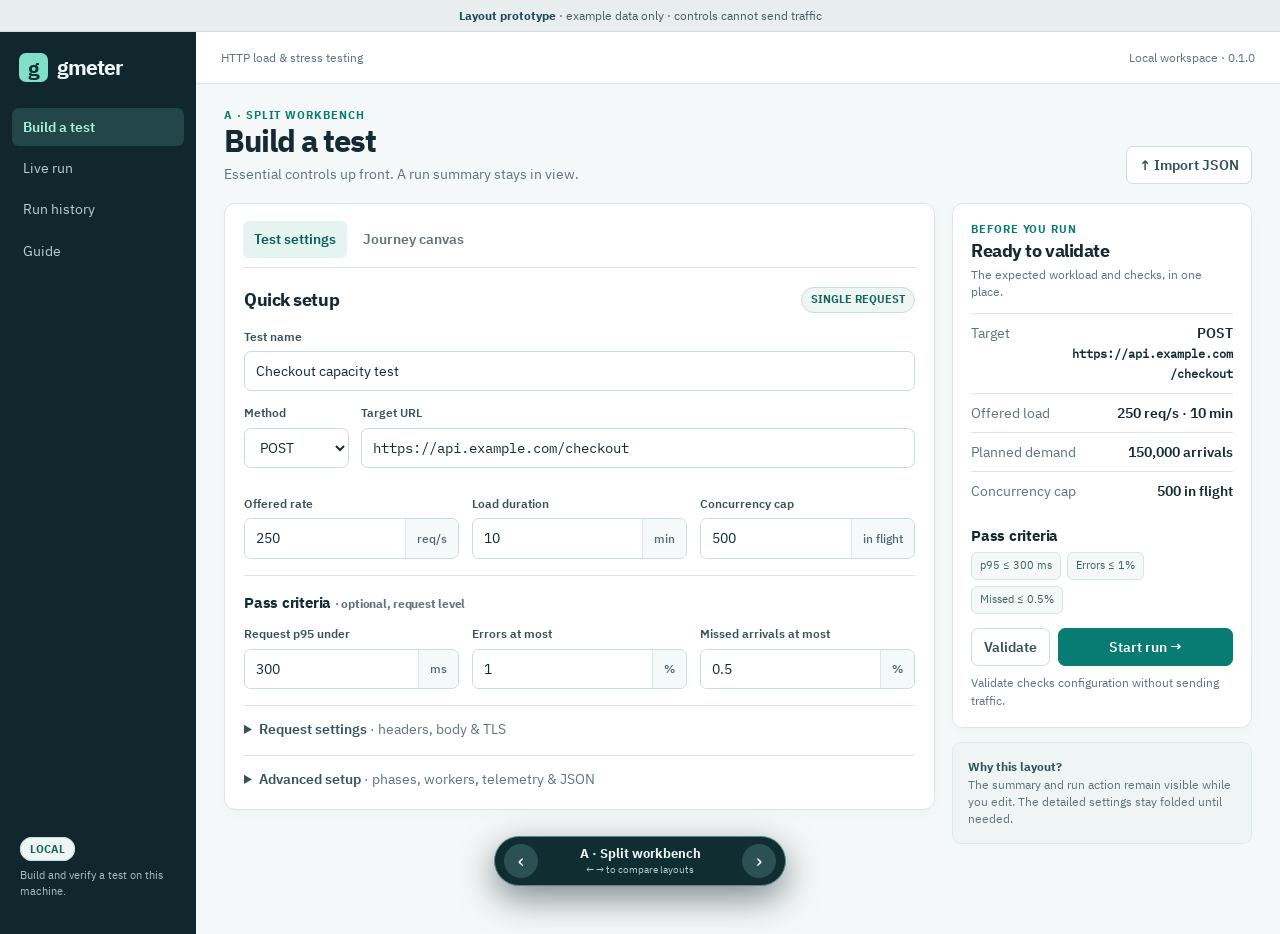
<file: docs/layout-prototype.html>
<!doctype html>
<html lang="en">
<head>
  <meta charset="utf-8">
  <meta name="viewport" content="width=device-width, initial-scale=1">
  <title>gmeter · Builder layout prototype</title>
  <!-- Three throwaway variants of the existing Build a test page, selected with ?variant=A|B|C. -->
  <style>
    @font-face{font-family:Plex Sans;src:url(../internal/dashboard/assets/IBMPlexSans-Regular.woff2) format("woff2");font-weight:400;font-display:swap}
    @font-face{font-family:Plex Sans;src:url(../internal/dashboard/assets/IBMPlexSans-Medium.woff2) format("woff2");font-weight:500;font-display:swap}
    @font-face{font-family:Plex Sans;src:url(../internal/dashboard/assets/IBMPlexSans-SemiBold.woff2) format("woff2");font-weight:600;font-display:swap}
    @font-face{font-family:Plex Sans;src:url(../internal/dashboard/assets/IBMPlexSans-Bold.woff2) format("woff2");font-weight:700;font-display:swap}
    @font-face{font-family:Plex Mono;src:url(../internal/dashboard/assets/IBMPlexMono-Regular.woff2) format("woff2");font-weight:400;font-display:swap}
    :root{color-scheme:light;--ink:#152b33;--muted:#60737b;--soft:#83949a;--line:#dce5e7;--paper:#f5f8f8;--panel:#fff;--teal:#087c72;--teal-dark:#075d57;--mint:#e5f4f0;--nav:#10282d;--amber:#875916}
    *{box-sizing:border-box}
    html{scroll-behavior:smooth}
    body{margin:0;background:var(--paper);color:var(--ink);font:14px/1.45 "Plex Sans",-apple-system,BlinkMacSystemFont,"Segoe UI",sans-serif}
    button,input,select,textarea{font:inherit}
    button{cursor:pointer}
    button:focus-visible,input:focus-visible,select:focus-visible,textarea:focus-visible,summary:focus-visible{outline:3px solid #7dd8cb;outline-offset:2px}
    h1,h2,h3,p{margin-top:0}
    h1{font-size:clamp(26px,2.4vw,33px);letter-spacing:-.035em;line-height:1.13;margin-bottom:5px}
    h2{font-size:18px;letter-spacing:-.025em;line-height:1.2;margin-bottom:6px}
    h3{font-size:15px;letter-spacing:-.015em;margin-bottom:5px}
    p{color:var(--muted)}
    .mono,code{font-family:"Plex Mono",ui-monospace,SFMono-Regular,monospace;font-variant-ligatures:none}
    .eyebrow{color:var(--teal);font-size:11px;font-weight:700;letter-spacing:.085em;text-transform:uppercase}
    .pill{border:1px solid #c9dedb;background:#edf6f3;color:#17645c;border-radius:99px;padding:4px 9px;font-size:11px;font-weight:700;white-space:nowrap}
    .muted{color:var(--muted)}
    .small{font-size:12px}
    .prototype-note{background:#e8eeef;border-bottom:1px solid #cfdbde;color:#465d65;padding:7px 24px;font-size:12px;text-align:center}
    .prototype-note strong{color:#1d4d52}
    .brand{display:flex;align-items:center;gap:9px;font-size:21px;font-weight:700;letter-spacing:-.045em;white-space:nowrap}
    .brand-mark{display:grid;place-items:center;background:#81dec9;color:#10312f;width:29px;height:29px;border-radius:7px;font-size:21px}
    .nav-list{display:flex;gap:3px}
    .nav-list button{border:0;background:transparent;color:inherit;border-radius:7px;padding:9px 11px;text-align:left;white-space:nowrap}
    .nav-list button.current{background:#dff2ec;color:#075e56;font-weight:600}
    .nav-list.dark button{color:#b9d1d3}
    .nav-list.dark button.current{background:#23464a;color:#a9f1dc}
    .nav-list button:not(.current):hover{background:#e7eff0;color:var(--ink)}
    .nav-list.dark button:not(.current):hover{background:#1d3b40;color:#fff}
    .button{display:inline-flex;justify-content:center;align-items:center;gap:7px;min-height:37px;border-radius:7px;border:1px solid #cedddf;background:#fff;color:#315159;padding:8px 12px;font-weight:600;white-space:nowrap}
    .button:hover{border-color:#82bfb8}
    .button.primary{background:var(--teal);border-color:var(--teal);color:#fff}
    .button.primary:hover{background:var(--teal-dark)}
    .button.flat{background:transparent;border-color:transparent;color:var(--teal)}
    .button.ghost{border-color:#3a5d60;background:#234247;color:#e8f5f2}
    .icon-button{border:0;background:transparent;color:var(--muted);font-size:17px;padding:7px}
    .panel{background:var(--panel);border:1px solid var(--line);border-radius:11px;box-shadow:0 4px 14px #17363b06;min-width:0}
    .panel-pad{padding:19px}
    .panel-head{display:flex;justify-content:space-between;align-items:center;gap:12px;margin-bottom:15px}
    .panel-head h2,.panel-head h3{margin:0}
    .field{display:block;min-width:0;color:#37525a;font-size:12px;font-weight:600}
    .field input,.field select,.field textarea{display:block;width:100%;min-width:0;margin-top:6px;border:1px solid #cbdadd;border-radius:7px;background:#fff;color:var(--ink);padding:9px 11px;font-size:14px;font-weight:400;min-height:39px}
    .field input:focus,.field select:focus,.field textarea:focus{border-color:#268c80}
    .field small{display:block;margin-top:5px;color:var(--muted);font-size:11px;font-weight:400}
    .field .control{display:flex;align-items:stretch;margin-top:6px;border:1px solid #cbdadd;border-radius:7px;overflow:hidden;background:#fff}
    .field .control input,.field .control select{border:0;margin:0;border-radius:0;min-height:37px}
    .field .control .unit{display:flex;align-items:center;padding:0 11px;border-left:1px solid var(--line);background:#f6f9f9;color:#4c6870;white-space:nowrap;font-size:12px;font-weight:500}
    .field-row{display:grid;grid-template-columns:repeat(2,minmax(0,1fr));gap:13px}
    .field-row.three{grid-template-columns:repeat(3,minmax(0,1fr))}
    .field-row.four{grid-template-columns:repeat(4,minmax(0,1fr))}
    .field-stack{display:grid;gap:13px}
    .subsection{border-top:1px solid var(--line);padding-top:16px;margin-top:16px}
    .subsection h3{margin-bottom:12px}
    .helper{font-size:12px;color:var(--muted);margin:8px 0 0}
    .validation{display:flex;gap:8px;align-items:flex-start;border:1px solid #cce5dc;background:#eff8f4;border-radius:7px;padding:9px 11px;font-size:12px;color:#286354}
    .validation.warn{background:#fff8e9;border-color:#e8d4a9;color:#805418}
    .criteria{display:flex;flex-wrap:wrap;gap:6px}
    .criteria span{border:1px solid #d6e6e3;border-radius:6px;background:#f4f9f7;padding:5px 8px;font-size:11px;color:#3a625e}
    .summary-list{display:grid;gap:0;margin:10px 0 0}
    .summary-list div{display:flex;justify-content:space-between;gap:12px;border-top:1px solid var(--line);padding:9px 0}
    .summary-list dt{color:var(--muted)}
    .summary-list dd{margin:0;font-weight:600;text-align:right;overflow-wrap:anywhere}
    .summary-list .mono{font-size:12px}
    .summary-list .target{max-width:62%}
    .action-row{display:flex;flex-wrap:wrap;gap:8px}
    .action-row .primary{flex:1}
    details.extra{border-top:1px solid var(--line);padding:13px 0 0;margin-top:16px}
    details.extra summary{font-weight:600;color:#37545c;cursor:pointer}
    details.extra summary span{font-weight:400;color:var(--muted)}
    details.extra .extra-body{padding:13px 0 0}
    .switcher{position:fixed;z-index:100;bottom:14px;left:50%;transform:translateX(-50%);display:flex;align-items:center;gap:7px;background:#102d32;color:#e9f6f4;border:1px solid #5b8789;border-radius:999px;padding:7px 9px;box-shadow:0 12px 35px #061c2580;max-width:calc(100vw - 20px)}
    .switcher button{border:0;border-radius:50%;width:34px;height:34px;background:#2b5155;color:#fff;font-size:20px;line-height:1}
    .switcher button:hover{background:#397e78}
    .switcher .label{min-width:190px;text-align:center;line-height:1.1;font-size:12px}
    .switcher .label strong{display:block;font-size:13px}
    .switcher .label small{color:#b0d1ce}
    #toast{position:fixed;z-index:110;top:18px;right:18px;max-width:min(380px,calc(100vw - 36px));padding:12px 15px;background:#17383c;color:#fff;box-shadow:0 8px 24px #06202555;border-radius:8px;font-size:13px}
    [hidden]{display:none!important}

    /* A: persistent operator summary beside a compact editor. */
    .a-shell{display:grid;grid-template-columns:196px minmax(0,1fr);min-height:100vh}
    .a-sidebar{background:var(--nav);color:#eff6f5;padding:20px 12px;display:flex;flex-direction:column;gap:25px}
    .a-sidebar .brand{padding-left:7px}
    .a-sidebar .nav-list{flex-direction:column}
    .a-sidebar .foot{margin-top:auto;padding:14px 8px;color:#a6c0c2;font-size:11px}
    .a-main{min-width:0}
    .a-top{display:flex;justify-content:space-between;align-items:center;min-height:52px;padding:0 25px;border-bottom:1px solid var(--line);background:#fff;color:var(--muted);font-size:12px}
    .a-content{max-width:1510px;margin:auto;padding:24px 28px 90px}
    .a-heading{display:flex;align-items:end;justify-content:space-between;gap:15px;margin-bottom:19px}
    .a-heading p{margin:0}
    .a-grid{display:grid;grid-template-columns:minmax(0,1fr) 300px;gap:17px;align-items:start}
    .a-editor{padding:19px}
    .a-editor .section-tabs{display:flex;gap:5px;border-bottom:1px solid var(--line);margin:-2px -1px 19px;padding-bottom:9px}
    .section-tabs button{border:0;background:transparent;color:var(--muted);padding:8px 11px;border-radius:6px;font-weight:600}
    .section-tabs button[aria-pressed=true]{background:var(--mint);color:var(--teal-dark)}
    .a-request{display:grid;grid-template-columns:105px minmax(0,1fr);gap:12px;margin-bottom:14px}
    .a-aside{position:sticky;top:16px;display:grid;gap:14px}
    .a-aside .run-summary{padding:18px}
    .a-aside .run-summary h2{margin:2px 0 4px}
    .a-aside .action-row{margin-top:14px}
    .a-tip{padding:15px;background:#eff5f5;border:1px solid #dce9e9;border-radius:9px;font-size:12px;color:var(--muted)}

    /* B: one compact launch area, with secondary setup below it. */
    .b-shell{min-height:100vh}
    .b-top{background:#fff;border-bottom:1px solid var(--line)}
    .b-top-inner{max-width:1440px;margin:auto;min-height:60px;padding:0 26px;display:flex;align-items:center;gap:25px}
    .b-top .nav-list{margin-left:22px}
    .b-top .pill{margin-left:auto}
    .b-main{max-width:1320px;margin:auto;padding:29px 26px 105px}
    .b-heading{display:flex;align-items:end;justify-content:space-between;gap:18px;margin-bottom:17px}
    .b-heading p{margin:0}
    .b-launch{padding:23px 24px 20px;border:1px solid #9fc9c2;background:#fff;box-shadow:0 8px 24px #0d696010;border-radius:12px}
    .b-launch-grid{display:grid;grid-template-columns:minmax(0,2fr) minmax(145px,.55fr) minmax(145px,.55fr);gap:13px;align-items:end}
    .b-launch .request-mini{display:grid;grid-template-columns:96px minmax(0,1fr);gap:9px}
    .b-launch-bottom{display:flex;align-items:center;justify-content:space-between;gap:14px;margin-top:18px;padding-top:15px;border-top:1px solid var(--line)}
    .b-launch-bottom .run-inline{display:flex;align-items:center;gap:18px;flex-wrap:wrap;color:var(--muted);font-size:12px}
    .b-launch-bottom .run-inline strong{color:var(--ink);font-size:14px}
    .b-columns{display:grid;grid-template-columns:repeat(3,minmax(0,1fr));gap:14px;margin-top:17px}
    .b-columns .panel{padding:18px}
    .b-columns h2{font-size:16px}
    .b-columns .field-stack{margin-top:14px}
    .b-bottom{display:flex;justify-content:space-between;align-items:center;gap:20px;margin-top:18px;padding:15px 3px;border-top:1px solid var(--line)}

    /* C: a guided stage at a time with the next action in view. */
    .c-shell{min-height:100vh;background:#f3f7f7}
    .c-top{display:flex;align-items:center;gap:25px;padding:13px max(24px,calc((100vw - 1320px)/2));background:var(--nav);color:#e8f3f2}
    .c-top .nav-list{margin-left:auto}
    .c-main{max-width:1260px;margin:auto;padding:29px 24px 106px}
    .c-heading{display:flex;justify-content:space-between;align-items:end;gap:16px;margin-bottom:20px}
    .c-heading p{margin:0}
    .c-overview{display:flex;justify-content:space-between;align-items:center;gap:16px;background:#e9f3f1;border:1px solid #c9dfda;border-radius:10px;padding:13px 18px;margin-bottom:15px}
    .c-overview .facts{display:flex;align-items:center;flex-wrap:wrap;gap:8px 18px;font-size:12px}
    .c-overview .facts strong{color:var(--ink)}
    .c-overview .facts span{color:var(--muted)}
    .c-flow{display:grid;grid-template-columns:190px minmax(0,1fr);gap:15px;align-items:start}
    .c-steps{display:grid;gap:7px}
    .c-steps button{border:1px solid var(--line);background:#fff;border-radius:8px;text-align:left;padding:12px;color:#38545b;display:flex;gap:10px;align-items:center}
    .c-steps button.active{border-color:#78bdb3;background:#e7f5ef;color:#075f56;font-weight:700}
    .step-index{display:grid;place-items:center;flex:none;width:23px;height:23px;border-radius:50%;background:#e4eded;color:#526a70;font-size:11px;font-weight:700}
    .c-steps button.active .step-index{background:#0b8073;color:#fff}
    .c-stage{padding:24px;min-height:420px}
    .c-stage .stage-heading{display:flex;justify-content:space-between;align-items:start;gap:12px;margin-bottom:18px}
    .c-stage .stage-heading p{font-size:12px;margin:4px 0 0}
    .c-stage .stage-body{max-width:780px}
    .c-stage .stage-footer{border-top:1px solid var(--line);margin-top:24px;padding-top:16px;display:flex;justify-content:flex-end;gap:8px}
    .c-review-grid{display:grid;grid-template-columns:1fr 1fr;gap:14px}

    /* The journey example uses an inline inspector on wide screens and tabs on phones. */
    .journey-head{display:flex;justify-content:space-between;align-items:end;gap:12px;margin-bottom:15px}
    .journey-head p{font-size:12px;margin:0}
    .journey-grid{display:grid;grid-template-columns:minmax(0,1fr) 300px;gap:14px;align-items:start}
    .journey-canvas{padding:17px;min-width:0}
    .canvas-toolbar{display:flex;justify-content:space-between;align-items:center;gap:9px;padding-bottom:13px;border-bottom:1px solid var(--line)}
    .canvas-toolbar strong{font-size:13px}
    .flow-list{display:grid;gap:0;padding:14px 0 4px;max-width:610px;margin:auto}
    .flow-node{position:relative;display:flex;align-items:center;gap:11px;padding:12px;border:1px solid #d4e1e3;background:#fff;border-radius:9px;min-width:0;text-align:left;color:var(--ink)}
    .flow-node.selected{border-color:#49a399;box-shadow:0 0 0 3px #bbebe199}
    .flow-node .method{display:inline-block;min-width:40px;text-align:center;font-size:10px;font-weight:700;color:#076d64;background:#e1f4ec;border-radius:4px;padding:4px 5px}
    .flow-node .path{font-family:"Plex Mono",monospace;font-size:11px;color:var(--muted);overflow-wrap:anywhere}
    .flow-node .index{margin-left:auto;color:var(--soft);font-size:11px;white-space:nowrap}
    .connector{height:21px;width:2px;background:#b7cdcf;margin:auto}
    .inspector{padding:18px;position:sticky;top:16px}
    .inspector .field-stack{margin-top:15px}
    .journey-mobile-tabs{display:none}
    .journey-mobile-tabs button{flex:1;border:1px solid var(--line);background:#fff;padding:9px;color:var(--muted)}
    .journey-mobile-tabs button[aria-pressed=true]{background:var(--mint);color:var(--teal-dark);font-weight:700}
    .journey-mobile-tabs button:first-child{border-radius:7px 0 0 7px}
    .journey-mobile-tabs button:last-child{border-radius:0 7px 7px 0}

    @media(max-width:1120px){.a-grid{grid-template-columns:minmax(0,1fr) 265px}.b-launch-grid{grid-template-columns:minmax(0,1.5fr) repeat(2,minmax(120px,.5fr))}.b-top .nav-list{margin-left:0}.b-top-inner{gap:12px}}
    @media(max-width:900px){.a-shell{grid-template-columns:1fr}.a-sidebar{padding:10px 16px;display:flex;flex-direction:row;align-items:center;gap:12px}.a-sidebar .nav-list{flex-direction:row;overflow:auto}.a-sidebar .foot{display:none}.a-top{display:none}.a-content{padding:20px 17px 95px}.a-grid{grid-template-columns:minmax(0,1fr) 255px}.b-top-inner{flex-wrap:wrap;padding:10px 17px}.b-top .nav-list{order:3;width:100%;overflow:auto}.b-top .pill{margin-left:auto}.b-main{padding:21px 17px 95px}.b-columns{grid-template-columns:1fr 1fr}.b-columns .panel:last-child{grid-column:1/-1}.c-top{padding:11px 17px;flex-wrap:wrap;gap:10px}.c-top .nav-list{margin-left:0;overflow:auto;width:100%}.c-main{padding:21px 17px 95px}}
    @media(max-width:700px){.a-grid,.journey-grid{grid-template-columns:1fr}.a-aside{position:static}.a-aside .run-summary{position:static}.a-heading,.b-heading,.c-heading{align-items:start}.a-heading .button,.b-heading .button,.c-heading .button{display:none}.b-launch-grid{grid-template-columns:1fr 1fr}.b-launch-grid .field:first-child{grid-column:1/-1}.b-columns{grid-template-columns:1fr}.b-columns .panel:last-child{grid-column:auto}.c-flow{grid-template-columns:1fr}.c-steps{display:flex;overflow:auto}.c-steps button{white-space:nowrap;flex:none}.c-overview{align-items:start;flex-direction:column}.journey-mobile-tabs{display:flex;margin-bottom:11px}.journey-grid[data-mobile-panel=canvas] .inspector,.journey-grid[data-mobile-panel=inspector] .journey-canvas{display:none}}
    @media(max-width:500px){.prototype-note{padding:6px 12px}.brand{font-size:18px}.brand-mark{width:25px;height:25px;font-size:17px}.a-sidebar{display:block}.a-sidebar .nav-list{margin-top:9px}.a-sidebar .nav-list button,.c-top .nav-list button,.b-top .nav-list button{padding:7px 10px}.a-content,.b-main,.c-main{padding-left:12px;padding-right:12px}.a-heading,.b-heading,.c-heading{margin-bottom:15px}.a-editor,.b-launch,.c-stage{padding:15px}.b-launch-grid{grid-template-columns:1fr}.b-launch-grid .field:first-child{grid-column:auto}.b-launch-bottom,.b-bottom{align-items:stretch;flex-direction:column}.b-launch-bottom .action-row{width:100%}.field-row.three,.field-row.four,.c-review-grid{grid-template-columns:1fr 1fr}.field-row{gap:11px}.a-request,.b-launch .request-mini{grid-template-columns:86px minmax(0,1fr)}.switcher{bottom:9px}.switcher .label{min-width:160px}.journey-head{align-items:start;flex-direction:column}}
    @media(max-width:350px){.field-row.three,.field-row.four,.c-review-grid{grid-template-columns:1fr}.switcher .label{min-width:140px}.switcher button{width:30px;height:30px}}
  </style>
</head>
<body>
  <div class="prototype-note"><strong>Layout prototype</strong> · example data only · controls cannot send traffic</div>

  <div id="variant-A" class="variant a-shell">
    <aside class="a-sidebar">
      <div class="brand"><span class="brand-mark">g</span>gmeter</div>
      <nav class="nav-list dark" aria-label="Workspace A"><button class="current" type="button">Build a test</button><button type="button" data-placeholder>Live run</button><button type="button" data-placeholder>Run history</button><button type="button" data-placeholder>Guide</button></nav>
      <div class="foot"><span class="pill">LOCAL</span><p style="color:#a6c0c2;margin:10px 0 0">Build and verify a test on this machine.</p></div>
    </aside>
    <div class="a-main"><div class="a-top"><span>HTTP load &amp; stress testing</span><span>Local workspace · 0.1.0</span></div>
      <main class="a-content">
        <div class="a-heading"><div><div class="eyebrow">A · SPLIT WORKBENCH</div><h1>Build a test</h1><p>Essential controls up front. A run summary stays in view.</p></div><button class="button" type="button" data-placeholder>↑ Import JSON</button></div>
        <div class="a-grid"><section class="panel a-editor" aria-label="Test settings A">
          <div class="section-tabs"><button type="button" data-screen="settings" aria-pressed="true">Test settings</button><button type="button" data-screen="journey" aria-pressed="false">Journey canvas</button></div>
          <div class="screen-settings">
            <div class="panel-head"><h2>Quick setup</h2><span class="pill">SINGLE REQUEST</span></div>
            <div class="field-stack"><label class="field">Test name<input data-field="name" value="Checkout capacity test"></label>
              <div class="a-request"><label class="field">Method<select data-field="method"><option>GET</option><option selected>POST</option><option>PUT</option></select></label><label class="field">Target URL<input class="mono" data-field="url" type="url" value="https://api.example.com/checkout"></label></div>
              <div class="field-row three"><label class="field">Offered rate<div class="control"><input data-field="rate" type="number" min="1" value="250"><span class="unit">req/s</span></div></label><label class="field">Load duration<div class="control"><input data-field="duration" type="number" min="1" value="10"><span class="unit">min</span></div></label><label class="field">Concurrency cap<div class="control"><input data-field="cap" type="number" min="1" value="500"><span class="unit">in flight</span></div></label></div>
            </div>
            <div class="subsection"><h3>Pass criteria <span class="muted small">· optional, request level</span></h3><div class="field-row three"><label class="field">Request p95 under<div class="control"><input data-field="p95" type="number" min="1" value="300"><span class="unit">ms</span></div></label><label class="field">Errors at most<div class="control"><input data-field="errors" type="number" min="0" max="100" value="1"><span class="unit">%</span></div></label><label class="field">Missed arrivals at most<div class="control"><input data-field="misses" type="number" min="0" max="100" value="0.5"><span class="unit">%</span></div></label></div></div>
            <details class="extra"><summary>Request settings <span>· headers, body &amp; TLS</span></summary><div class="extra-body"><p class="helper">Headers and bodies stay available without lengthening the first run path.</p><label class="field">Request body<textarea rows="3" placeholder='{"cart_id":"demo"}'></textarea></label></div></details>
            <details class="extra"><summary>Advanced setup <span>· phases, workers, telemetry &amp; JSON</span></summary><div class="extra-body"><p class="helper">The full gmeter configuration would live here in the app. This is a layout preview.</p></div></details>
          </div>
          <div class="screen-journey" hidden></div>
        </section>
        <aside class="a-aside"><section class="panel run-summary" aria-label="Run summary A"><div class="eyebrow">BEFORE YOU RUN</div><h2>Ready to validate</h2><p class="small" style="margin-bottom:12px">The expected workload and checks, in one place.</p><div class="summary-content"></div><div class="action-row"><button type="button" class="button" data-action="validate">Validate</button><button type="button" class="button primary" data-action="start">Start run →</button></div><p class="helper">Validate checks configuration without sending traffic.</p></section><div class="a-tip"><strong style="color:#31555a">Why this layout?</strong><br>The summary and run action remain visible while you edit. The detailed settings stay folded until needed.</div></aside></div>
      </main>
    </div>
  </div>

  <div id="variant-B" class="variant b-shell" hidden>
    <header class="b-top"><div class="b-top-inner"><div class="brand"><span class="brand-mark">g</span>gmeter</div><nav class="nav-list" aria-label="Workspace B"><button class="current" type="button">Build</button><button type="button" data-placeholder>Live run</button><button type="button" data-placeholder>History</button><button type="button" data-placeholder>Guide</button></nav><span class="pill">LOCAL WORKSPACE</span></div></header>
    <main class="b-main"><div class="b-heading"><div><div class="eyebrow">B · LAUNCHPAD</div><h1>Configure, verify, run</h1><p>A single launch area holds the target, traffic, and action.</p></div><button class="button" type="button" data-placeholder>↑ Import JSON</button></div>
      <div class="section-tabs" style="margin-bottom:14px"><button type="button" data-screen="settings" aria-pressed="true">Single request</button><button type="button" data-screen="journey" aria-pressed="false">Journey canvas</button></div>
      <div class="screen-settings"><section class="b-launch" aria-label="Quick launch B"><div class="panel-head"><h2>Quick launch</h2><span class="pill">FIXED ARRIVAL RATE</span></div>
        <div class="b-launch-grid"><div class="field"><span>Request</span><div class="request-mini"><label class="field"><select data-field="method" aria-label="Method"><option>GET</option><option selected>POST</option><option>PUT</option></select></label><label class="field"><input class="mono" data-field="url" aria-label="Target URL" type="url" value="https://api.example.com/checkout"></label></div></div><label class="field">Offered rate<div class="control"><input data-field="rate" type="number" min="1" value="250"><span class="unit">req/s</span></div></label><label class="field">Duration<div class="control"><input data-field="duration" type="number" min="1" value="10"><span class="unit">min</span></div></label></div>
        <div class="b-launch-bottom"><div class="run-inline"><span>Planned demand <strong data-summary="demand">150,000 arrivals</strong></span><span>Cap <strong data-summary="cap">500 in flight</strong></span><span>Checks <strong>3 enabled</strong></span></div><div class="action-row"><button type="button" class="button" data-action="validate">Validate</button><button type="button" class="button primary" data-action="start">Start run →</button></div></div>
      </section>
      <div class="b-columns"><section class="panel"><div class="eyebrow">01 · IDENTITY</div><h2>Scenario</h2><p class="small">Name and save the test you can reuse.</p><div class="field-stack"><label class="field">Test name<input data-field="name" value="Checkout capacity test"></label><button class="button" type="button" data-placeholder>Save scenario</button></div></section>
        <section class="panel"><div class="eyebrow">02 · CAPACITY</div><h2>Traffic details</h2><p class="small">Bound the generator and shape arrivals.</p><div class="field-stack"><label class="field">Concurrency cap<div class="control"><input data-field="cap" type="number" min="1" value="500"><span class="unit">in flight</span></div></label><label class="field">Arrival spacing<select><option>Constant</option><option>Seeded jitter</option></select></label></div></section>
        <section class="panel"><div class="eyebrow">03 · VERDICT</div><h2>Pass criteria</h2><p class="small">All three checks apply to requests.</p><div class="field-stack"><label class="field">Request p95 under<div class="control"><input data-field="p95" type="number" min="1" value="300"><span class="unit">ms</span></div></label><label class="field">Errors at most<div class="control"><input data-field="errors" type="number" min="0" max="100" value="1"><span class="unit">%</span></div></label><label class="field">Missed arrivals at most<div class="control"><input data-field="misses" type="number" min="0" max="100" value="0.5"><span class="unit">%</span></div></label></div></section></div>
      <div class="b-bottom"><div class="validation">✓ The target, offered load, and run action stay together. Advanced controls can open below these groups.</div><button class="button flat" type="button" data-placeholder>Open advanced setup →</button></div>
      </div><div class="screen-journey" hidden></div>
    </main>
  </div>

  <div id="variant-C" class="variant c-shell" hidden>
    <header class="c-top"><div class="brand"><span class="brand-mark">g</span>gmeter</div><nav class="nav-list dark" aria-label="Workspace C"><button class="current" type="button">Build a test</button><button type="button" data-placeholder>Live run</button><button type="button" data-placeholder>History</button><button type="button" data-placeholder>Guide</button></nav></header>
    <main class="c-main"><div class="c-heading"><div><div class="eyebrow">C · GUIDED FLOW</div><h1>Build a test</h1><p>One decision at a time, with a clear review before launch.</p></div><button class="button" type="button" data-placeholder>↑ Import JSON</button></div>
      <div class="section-tabs" style="margin-bottom:14px"><button type="button" data-screen="settings" aria-pressed="true">Test settings</button><button type="button" data-screen="journey" aria-pressed="false">Journey canvas</button></div>
      <div class="screen-settings"><div class="c-overview"><div class="facts"><span>Scenario <strong data-summary="name">Checkout capacity test</strong></span><span>Target <strong data-summary="short-url" class="mono">/checkout</strong></span><span>Rate <strong data-summary="rate">250 req/s</strong></span><span>Duration <strong data-summary="duration">10 min</strong></span></div><span class="pill">DRAFT</span></div>
      <div class="c-flow"><nav class="c-steps" aria-label="Builder steps"><button type="button" data-step="request" class="active"><span class="step-index">1</span>Request</button><button type="button" data-step="traffic"><span class="step-index">2</span>Traffic</button><button type="button" data-step="criteria"><span class="step-index">3</span>Pass criteria</button><button type="button" data-step="review"><span class="step-index">4</span>Review &amp; run</button></nav>
      <section class="panel c-stage" aria-live="polite">
        <div data-stage="request"><div class="stage-heading"><div><div class="eyebrow">STEP 1 OF 4</div><h2>Choose the request</h2><p>Start with the endpoint you want to exercise.</p></div><span class="pill">REQUIRED</span></div><div class="stage-body field-stack"><label class="field">Test name<input data-field="name" value="Checkout capacity test"></label><div class="a-request"><label class="field">Method<select data-field="method"><option>GET</option><option selected>POST</option><option>PUT</option></select></label><label class="field">Target URL<input class="mono" data-field="url" type="url" value="https://api.example.com/checkout"></label></div><details class="extra"><summary>Request details <span>· headers, body, status codes</span></summary><div class="extra-body"><p class="helper">Additional request options sit beside the request, instead of ahead of traffic setup.</p></div></details></div><div class="stage-footer"><button class="button primary" type="button" data-next-step="traffic">Continue to traffic →</button></div></div>
        <div data-stage="traffic" hidden><div class="stage-heading"><div><div class="eyebrow">STEP 2 OF 4</div><h2>Shape the traffic</h2><p>Rate is planned arrivals, not guaranteed HTTP throughput.</p></div><span class="pill">FIXED RATE</span></div><div class="stage-body field-stack"><div class="field-row three"><label class="field">Offered rate<div class="control"><input data-field="rate" type="number" min="1" value="250"><span class="unit">req/s</span></div></label><label class="field">Load duration<div class="control"><input data-field="duration" type="number" min="1" value="10"><span class="unit">min</span></div></label><label class="field">Concurrency cap<div class="control"><input data-field="cap" type="number" min="1" value="500"><span class="unit">in flight</span></div></label></div><div class="validation"><span>ⓘ</span><span>About <strong data-summary="demand">150,000 arrivals</strong> will be scheduled during the load window.</span></div><details class="extra"><summary>Traffic phases and workers <span>· optional</span></summary><div class="extra-body"><p class="helper">Configure phases or distributed workers after the base workload is clear.</p></div></details></div><div class="stage-footer"><button class="button" type="button" data-next-step="request">← Back</button><button class="button primary" type="button" data-next-step="criteria">Continue to checks →</button></div></div>
        <div data-stage="criteria" hidden><div class="stage-heading"><div><div class="eyebrow">STEP 3 OF 4</div><h2>Define a useful pass</h2><p>Blank limits would disable their checks in the real editor.</p></div><span class="pill">OPTIONAL</span></div><div class="stage-body field-stack"><div class="field-row three"><label class="field">Request p95 under<div class="control"><input data-field="p95" type="number" min="1" value="300"><span class="unit">ms</span></div></label><label class="field">Errors at most<div class="control"><input data-field="errors" type="number" min="0" max="100" value="1"><span class="unit">%</span></div></label><label class="field">Missed arrivals at most<div class="control"><input data-field="misses" type="number" min="0" max="100" value="0.5"><span class="unit">%</span></div></label></div><p class="helper">Missed arrivals have no request latency sample, so their limit is shown separately.</p></div><div class="stage-footer"><button class="button" type="button" data-next-step="traffic">← Back</button><button class="button primary" type="button" data-next-step="review">Review test →</button></div></div>
        <div data-stage="review" hidden><div class="stage-heading"><div><div class="eyebrow">STEP 4 OF 4</div><h2>Review and run</h2><p>Check the target, offered load, and pass criteria together.</p></div><span class="pill">LOCAL</span></div><div class="stage-body"><div class="c-review-grid"><div class="panel panel-pad"><h3>Workload</h3><div class="summary-content"></div></div><div class="panel panel-pad"><h3>Pass criteria</h3><div class="criteria"></div><p class="helper">These are request checks. Missed arrivals apply to planned workload demand.</p></div></div><div class="validation" style="margin-top:14px">✓ Validate configuration before starting a run. This preview cannot contact a target.</div></div><div class="stage-footer"><button class="button" type="button" data-next-step="criteria">← Back</button><button class="button" type="button" data-action="validate">Validate</button><button class="button primary" type="button" data-action="start">Start run →</button></div></div>
      </section></div></div><div class="screen-journey" hidden></div>
    </main>
  </div>

  <div class="switcher" aria-label="Prototype variants"><button type="button" id="prev" aria-label="Previous variant">‹</button><div class="label" aria-live="polite"><strong id="variant-label">A · Split workbench</strong><small>← → to compare layouts</small></div><button type="button" id="next" aria-label="Next variant">›</button></div>
  <div id="toast" role="status" aria-live="polite" hidden></div>

  <template id="journey-template">
    <div class="journey-head"><div><div class="eyebrow">JOURNEY EDITOR · MOBILE STUDY</div><h2>Authenticated checkout</h2><p>Select a step to edit it. On a phone, Canvas and Inspector stay one tap apart.</p></div><button type="button" class="button" data-placeholder>Preview sequence</button></div>
    <div class="journey-mobile-tabs"><button type="button" data-journey-panel="canvas" aria-pressed="true">Canvas</button><button type="button" data-journey-panel="inspector" aria-pressed="false">Inspector</button></div>
    <div class="journey-grid" data-mobile-panel="canvas"><section class="panel journey-canvas" aria-label="Journey canvas"><div class="canvas-toolbar"><strong>Checkout flow · 3 steps</strong><button class="button flat" type="button" data-placeholder>+ Add step</button></div><div class="flow-list"><button class="flow-node" type="button" data-node="login"><span class="method">POST</span><span><strong>Sign in</strong><br><span class="path">/auth/login</span></span><span class="index">01</span></button><div class="connector"></div><button class="flow-node selected" type="button" data-node="basket"><span class="method">GET</span><span><strong>Get basket</strong><br><span class="path">/basket</span></span><span class="index">02</span></button><div class="connector"></div><button class="flow-node" type="button" data-node="checkout"><span class="method">POST</span><span><strong>Place order</strong><br><span class="path">/checkout</span></span><span class="index">03</span></button></div></section>
      <aside class="panel inspector" aria-label="Step inspector"><div class="eyebrow">SELECTED STEP</div><h2 data-node-title>Get basket</h2><p class="small" style="margin:0">Step settings stay adjacent on desktop.</p><div class="field-stack"><label class="field">Name<input data-node-name value="Get basket"></label><label class="field">Method<select data-node-method><option selected>GET</option><option>POST</option><option>PUT</option></select></label><label class="field">Path<input data-node-path class="mono" value="/basket"></label></div><details class="extra"><summary>Checks &amp; extraction <span>· optional</span></summary><div class="extra-body"><p class="helper">Configure assertions and captured variables for this step.</p></div></details><div class="action-row" style="margin-top:16px"><button type="button" class="button" data-placeholder>Move up</button><button type="button" class="button" data-placeholder>Move down</button></div></aside></div>
  </template>
  <script>
    const variants = ['A','B','C'];
    const names = {A:'Split workbench',B:'Launchpad',C:'Guided flow'};
    const state = {name:'Checkout capacity test',method:'POST',url:'https://api.example.com/checkout',rate:'250',duration:'10',cap:'500',p95:'300',errors:'1',misses:'0.5'};
    const validVariant = new URL(location.href).searchParams.get('variant');
    let variant = variants.includes(validVariant) ? validVariant : 'A';
    let screen = 'settings';
    let step = 'request';
    let toastTimer;
    const nodes = {login:{name:'Sign in',method:'POST',path:'/auth/login'},basket:{name:'Get basket',method:'GET',path:'/basket'},checkout:{name:'Place order',method:'POST',path:'/checkout'}};
    let selectedNode = 'basket';

    document.querySelectorAll('.screen-journey').forEach(host => host.append(document.getElementById('journey-template').content.cloneNode(true)));

    function escapeHTML(value){return String(value).replace(/[&<>"']/g,char=>({'&':'&amp;','<':'&lt;','>':'&gt;','"':'&quot;',"'":'&#39;'}[char]));}
    function summaryMarkup(includeCriteria=true){
      const demand = Math.max(0,Number(state.rate)*Number(state.duration)*60);
      const items = [['Target',`${escapeHTML(state.method)} <span class="mono">${escapeHTML(state.url)}</span>`],['Offered load',`${escapeHTML(state.rate)} req/s · ${escapeHTML(state.duration)} min`],['Planned demand',`${demand.toLocaleString()} arrivals`],['Concurrency cap',`${escapeHTML(state.cap)} in flight`]];
      const workload=`<dl class="summary-list">${items.map(([k,v])=>`<div><dt>${k}</dt><dd class="${k==='Target'?'target':''}">${v}</dd></div>`).join('')}</dl>`;
      return includeCriteria?`${workload}<h3 style="margin-top:15px">Pass criteria</h3><div class="criteria"><span>p95 ≤ ${escapeHTML(state.p95)} ms</span><span>Errors ≤ ${escapeHTML(state.errors)}%</span><span>Missed ≤ ${escapeHTML(state.misses)}%</span></div>`:workload;
    }
    function updateSummary(){
      document.querySelectorAll('.summary-content').forEach(el=>el.innerHTML=summaryMarkup(!el.closest('#variant-C')));
      const shortURL=(()=>{try{return new URL(state.url).pathname||'/'}catch{return state.url||'—'}})();
      const values={name:state.name,'short-url':shortURL,rate:`${state.rate} req/s`,duration:`${state.duration} min`,demand:`${Math.max(0,Number(state.rate)*Number(state.duration)*60).toLocaleString()} arrivals`,cap:`${state.cap} in flight`};
      document.querySelectorAll('[data-summary]').forEach(el=>el.textContent=values[el.dataset.summary]||'');
      document.querySelectorAll('#variant-C .criteria').forEach(el=>el.innerHTML=`<span>p95 ≤ ${escapeHTML(state.p95)} ms</span><span>Errors ≤ ${escapeHTML(state.errors)}%</span><span>Missed ≤ ${escapeHTML(state.misses)}%</span>`);
    }
    function updateVariant(){
      document.querySelectorAll('.variant').forEach(el=>el.hidden=el.id!==`variant-${variant}`);
      document.getElementById('variant-label').textContent=`${variant} · ${names[variant]}`;
      const url=new URL(location.href);url.searchParams.set('variant',variant);
      try{history.replaceState(null,'',url)}catch{ /* Local-file browser policies can block URL updates. */ }
      updateScreen();
    }
    function moveVariant(delta){variant=variants[(variants.indexOf(variant)+delta+variants.length)%variants.length];updateVariant();}
    function updateScreen(){
      document.querySelectorAll('.variant').forEach(v=>{
        v.querySelectorAll('.screen-settings').forEach(el=>el.hidden=screen!=='settings');
        v.querySelectorAll('.screen-journey').forEach(el=>el.hidden=screen!=='journey');
        v.querySelectorAll('[data-screen]').forEach(el=>el.setAttribute('aria-pressed',String(el.dataset.screen===screen)));
      });
    }
    function updateStep(){
      document.querySelectorAll('[data-step]').forEach(el=>el.classList.toggle('active',el.dataset.step===step));
      document.querySelectorAll('[data-stage]').forEach(el=>el.hidden=el.dataset.stage!==step);
    }
    function showToast(message){const el=document.getElementById('toast');el.textContent=message;el.hidden=false;clearTimeout(toastTimer);toastTimer=setTimeout(()=>el.hidden=true,3900);}
    function selectNode(container,id){
      selectedNode=id;
      container.querySelectorAll('[data-node]').forEach(el=>el.classList.toggle('selected',el.dataset.node===id));
      const n=nodes[id];container.querySelector('[data-node-title]').textContent=n.name;container.querySelector('[data-node-name]').value=n.name;container.querySelector('[data-node-method]').value=n.method;container.querySelector('[data-node-path]').value=n.path;
      if(matchMedia('(max-width:700px)').matches){container.querySelector('.journey-grid').dataset.mobilePanel='inspector';container.querySelectorAll('[data-journey-panel]').forEach(el=>el.setAttribute('aria-pressed',String(el.dataset.journeyPanel==='inspector')));}
    }
    document.addEventListener('input',event=>{
      const key=event.target.dataset.field;if(!key)return;
      state[key]=event.target.value;
      document.querySelectorAll(`[data-field="${key}"]`).forEach(el=>{if(el!==event.target)el.value=state[key]});
      updateSummary();
    });
    document.addEventListener('change',event=>{
      const key=event.target.dataset.field;if(!key)return;
      state[key]=event.target.value;
      document.querySelectorAll(`[data-field="${key}"]`).forEach(el=>{if(el!==event.target)el.value=state[key]});
      updateSummary();
    });
    document.addEventListener('click',event=>{
      const btn=event.target.closest('button');if(!btn)return;
      if(btn.dataset.screen){screen=btn.dataset.screen;updateScreen();return;}
      if(btn.dataset.step||btn.dataset.nextStep){step=btn.dataset.step||btn.dataset.nextStep;updateStep();return;}
      if(btn.dataset.action==='validate'){const urlValid=(()=>{try{return ['http:','https:'].includes(new URL(state.url).protocol)}catch{return false}})();showToast(urlValid&&Number(state.rate)>0&&Number(state.duration)>0?'Preview validation: required fields look complete. No request was sent.':'Preview validation: enter an HTTP URL, a rate above 0, and a duration above 0.');return;}
      if(btn.dataset.action==='start'){showToast('Prototype only: Start run does not send traffic.');return;}
      if(btn.dataset.placeholder!==undefined){showToast('This control is shown for layout review only.');return;}
      if(btn.dataset.node){selectNode(btn.closest('.screen-journey'),btn.dataset.node);return;}
      if(btn.dataset.journeyPanel){const host=btn.closest('.screen-journey');host.querySelector('.journey-grid').dataset.mobilePanel=btn.dataset.journeyPanel;host.querySelectorAll('[data-journey-panel]').forEach(el=>el.setAttribute('aria-pressed',String(el===btn)));return;}
    });
    document.getElementById('prev').addEventListener('click',()=>moveVariant(-1));
    document.getElementById('next').addEventListener('click',()=>moveVariant(1));
    document.addEventListener('keydown',event=>{if(!['ArrowLeft','ArrowRight'].includes(event.key)||event.altKey||event.ctrlKey||event.metaKey)return;const t=event.target;if(t.matches('input,textarea,select,[contenteditable]')||t.closest('[contenteditable]'))return;event.preventDefault();moveVariant(event.key==='ArrowRight'?1:-1)});
    updateSummary();updateStep();updateVariant();
  </script>
</body>
</html>
</file>
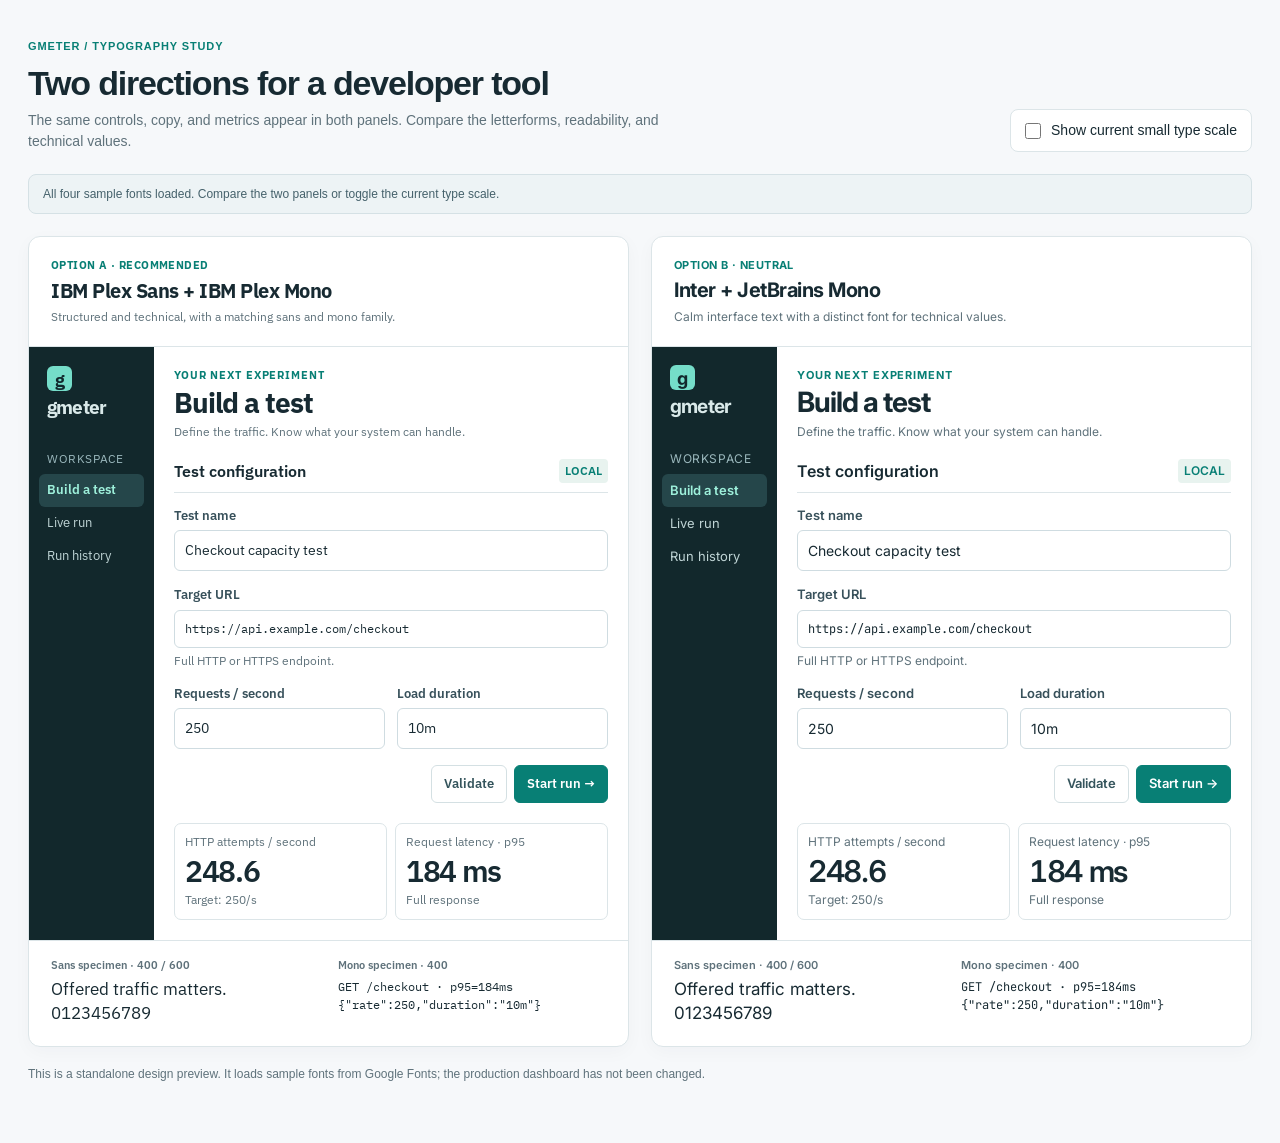
<file: docs/typography-preview.html>
<!doctype html>
<html lang="en">
<head>
  <meta charset="utf-8">
  <meta name="viewport" content="width=device-width, initial-scale=1">
  <title>gmeter typography preview</title>
  <link rel="preconnect" href="https://fonts.googleapis.com">
  <link rel="preconnect" href="https://fonts.gstatic.com" crossorigin>
  <link href="https://fonts.googleapis.com/css2?family=IBM+Plex+Mono:wght@400;500;600&family=IBM+Plex+Sans:wght@400;500;600;700&family=Inter:wght@400;500;600;700&family=JetBrains+Mono:wght@400;500;600&display=swap" rel="stylesheet">
  <style>
    :root {
      color-scheme: light;
      --ink: #172a32;
      --muted: #5f727b;
      --line: #dce5e8;
      --teal: #087f75;
      --paper: #f6f8fa;
    }
    * { box-sizing: border-box; }
    body { margin: 0; background: var(--paper); color: var(--ink); font: 14px/1.5 -apple-system, BlinkMacSystemFont, "Segoe UI", sans-serif; }
    button, input { font: inherit; }
    button:focus-visible, input:focus-visible { outline: 3px solid #87d3c7; outline-offset: 2px; }
    .shell { max-width: 1350px; margin: 0 auto; padding: 38px 28px 60px; }
    .intro { display: flex; justify-content: space-between; align-items: end; flex-wrap: wrap; gap: 20px; margin-bottom: 22px; }
    .eyebrow { color: var(--teal); font-size: 11px; font-weight: 700; letter-spacing: .08em; text-transform: uppercase; }
    h1 { font-size: clamp(25px, 3vw, 34px); line-height: 1.2; letter-spacing: -.035em; margin: 8px 0 7px; }
    .intro p { max-width: 640px; color: var(--muted); margin: 0; }
    .scale-control { display: flex; align-items: center; gap: 10px; background: white; border: 1px solid var(--line); border-radius: 8px; padding: 10px 14px; white-space: nowrap; cursor: pointer; }
    .scale-control input { accent-color: var(--teal); width: 16px; height: 16px; margin: 0; }
    .notice { border: 1px solid #d5e1e5; border-radius: 8px; background: #edf3f5; color: #45616b; padding: 10px 14px; margin-bottom: 22px; font-size: 12px; }
    .notice.warn { background: #fff6e6; border-color: #e9cc95; color: #714b13; }
    .comparison { display: grid; grid-template-columns: repeat(2, minmax(0, 1fr)); gap: 22px; }
    .option { --body-size: 14px; --label-size: 13px; --small-size: 12px; --input-size: 14px; --metric-size: 30px; background: white; border: 1px solid var(--line); border-radius: 12px; overflow: hidden; min-width: 0; box-shadow: 0 5px 18px #152e3408; font-family: var(--sans), -apple-system, BlinkMacSystemFont, "Segoe UI", sans-serif; font-size: var(--body-size); }
    body.current .option { --body-size: 12px; --label-size: 11px; --small-size: 10px; --input-size: 11px; --metric-size: 25px; }
    .plex { --sans: "IBM Plex Sans"; --mono: "IBM Plex Mono"; }
    .inter { --sans: "Inter"; --mono: "JetBrains Mono"; font-optical-sizing: auto; }
    .option-head { padding: 20px 22px; border-bottom: 1px solid var(--line); }
    .option-head h2 { font-size: 20px; letter-spacing: -.025em; line-height: 1.25; margin: 4px 0 5px; }
    .option-head p { color: var(--muted); margin: 0; font-size: var(--small-size); }
    .font-name { font-size: 11px; font-weight: 700; color: var(--teal); letter-spacing: .04em; text-transform: uppercase; }
    .mini-app { display: grid; grid-template-columns: 125px minmax(0, 1fr); min-height: 490px; }
    .side { background: #12282c; padding: 18px 10px; color: #d9e9e9; }
    .brand { font-size: 19px; font-weight: 700; letter-spacing: -.04em; padding: 0 8px 20px; }
    .brand span { display: inline-grid; place-items: center; width: 25px; height: 25px; margin-right: 5px; border-radius: 6px; background: #75ddc9; color: #12282c; font-size: 18px; }
    .side-label { color: #9bb8bd; font-size: var(--small-size); letter-spacing: .05em; margin: 8px 8px 6px; text-transform: uppercase; }
    .nav-item { display: block; border-radius: 6px; color: #bfd4d5; padding: 8px; font-size: var(--label-size); line-height: 1.3; }
    .nav-item.active { background: #25464a; color: #9ef0db; font-weight: 600; }
    .work { padding: 20px; min-width: 0; }
    .work h3 { font-size: 28px; letter-spacing: -.035em; line-height: 1.2; margin: 3px 0 3px; font-weight: 700; }
    .work-subtitle { color: var(--muted); font-size: var(--small-size); margin: 0 0 18px; }
    .section-title { display: flex; justify-content: space-between; gap: 8px; align-items: center; border-bottom: 1px solid var(--line); padding-bottom: 9px; margin-bottom: 13px; font-size: 16px; font-weight: 600; }
    .tag { color: var(--teal); background: #e8f3ef; border-radius: 4px; padding: 3px 6px; font-size: var(--small-size); font-weight: 600; }
    .field { display: block; font-size: var(--label-size); font-weight: 600; color: #38515b; margin: 0 0 14px; }
    .field input { display: block; width: 100%; border: 1px solid #cfdce1; border-radius: 6px; padding: 9px 10px; margin-top: 5px; background: #fff; color: var(--ink); font-size: var(--input-size); font-weight: 400; }
    .field input.code { font-family: var(--mono), ui-monospace, monospace; font-variant-ligatures: none; font-size: var(--small-size); }
    .fields { display: grid; grid-template-columns: repeat(2, minmax(0, 1fr)); gap: 0 12px; }
    .field small { display: block; margin-top: 4px; color: var(--muted); font-size: var(--small-size); font-weight: 400; }
    .actions { display: flex; justify-content: flex-end; gap: 7px; margin: 2px 0 20px; }
    .actions button { border-radius: 6px; padding: 8px 12px; font-size: var(--label-size); font-weight: 600; cursor: default; }
    .secondary { background: white; border: 1px solid #d4e0e3; color: #34545c; }
    .primary { background: var(--teal); border: 1px solid var(--teal); color: white; }
    .metrics { display: grid; grid-template-columns: repeat(2, minmax(0, 1fr)); gap: 8px; }
    .metric { border: 1px solid var(--line); border-radius: 7px; padding: 10px; min-width: 0; }
    .metric-label { color: var(--muted); font-size: var(--small-size); line-height: 1.3; }
    .metric strong { display: block; font-size: var(--metric-size); font-weight: 600; letter-spacing: -.045em; line-height: 1.15; margin: 5px 0 2px; font-variant-numeric: tabular-nums; }
    .metric small { display: block; color: var(--muted); font-size: var(--small-size); }
    .specimen { border-top: 1px solid var(--line); padding: 16px 22px 20px; display: grid; grid-template-columns: 1fr 1fr; gap: 10px 18px; }
    .specimen > div { min-width: 0; }
    .specimen b { display: block; font-size: 11px; color: var(--muted); font-weight: 600; margin-bottom: 5px; }
    .sample-sans { font-size: 17px; line-height: 1.4; }
    .sample-mono { font-family: var(--mono), ui-monospace, monospace; font-size: 12px; line-height: 1.5; overflow-wrap: anywhere; font-variant-ligatures: none; }
    .footnote { color: var(--muted); font-size: 12px; margin: 18px 0 0; }
    @media (max-width: 950px) { .comparison { grid-template-columns: 1fr; } }
    @media (max-width: 520px) { .shell { padding: 22px 12px 35px; } .mini-app { grid-template-columns: 95px minmax(0, 1fr); } .side { padding: 14px 5px; } .nav-item { padding: 7px 5px; } .work { padding: 14px; } .fields { grid-template-columns: 1fr; } .specimen { grid-template-columns: 1fr; } }
  </style>
</head>
<body>
  <div class="shell">
    <div class="intro">
      <div><div class="eyebrow">gmeter / typography study</div><h1>Two directions for a developer tool</h1><p>The same controls, copy, and metrics appear in both panels. Compare the letterforms, readability, and technical values.</p></div>
      <label class="scale-control"><input id="current-scale" type="checkbox"> Show current small type scale</label>
    </div>
    <div id="font-status" class="notice" role="status">Checking sample fonts…</div>
    <div class="comparison">
      <section class="option plex" aria-labelledby="plex-title">
        <header class="option-head"><div class="font-name">Option A · recommended</div><h2 id="plex-title">IBM Plex Sans + IBM Plex Mono</h2><p>Structured and technical, with a matching sans and mono family.</p></header>
        <div class="mini-app">
          <aside class="side"><div class="brand"><span>g</span>gmeter</div><div class="side-label">Workspace</div><div class="nav-item active">Build a test</div><div class="nav-item">Live run</div><div class="nav-item">Run history</div></aside>
          <div class="work">
            <div class="eyebrow">Your next experiment</div><h3>Build a test</h3><p class="work-subtitle">Define the traffic. Know what your system can handle.</p>
            <div class="section-title">Test configuration <span class="tag">LOCAL</span></div>
            <label class="field">Test name<input value="Checkout capacity test" readonly></label>
            <label class="field">Target URL<input class="code" value="https://api.example.com/checkout" readonly><small>Full HTTP or HTTPS endpoint.</small></label>
            <div class="fields"><label class="field">Requests / second<input value="250" readonly></label><label class="field">Load duration<input value="10m" readonly></label></div>
            <div class="actions"><button class="secondary" type="button">Validate</button><button class="primary" type="button">Start run →</button></div>
            <div class="metrics"><div class="metric"><div class="metric-label">HTTP attempts / second</div><strong>248.6</strong><small>Target: 250/s</small></div><div class="metric"><div class="metric-label">Request latency · p95</div><strong>184 ms</strong><small>Full response</small></div></div>
          </div>
        </div>
        <div class="specimen"><div><b>Sans specimen · 400 / 600</b><div class="sample-sans">Offered traffic matters. 0123456789</div></div><div><b>Mono specimen · 400</b><div class="sample-mono">GET /checkout · p95=184ms<br>{"rate":250,"duration":"10m"}</div></div></div>
      </section>
      <section class="option inter" aria-labelledby="inter-title">
        <header class="option-head"><div class="font-name">Option B · neutral</div><h2 id="inter-title">Inter + JetBrains Mono</h2><p>Calm interface text with a distinct font for technical values.</p></header>
        <div class="mini-app">
          <aside class="side"><div class="brand"><span>g</span>gmeter</div><div class="side-label">Workspace</div><div class="nav-item active">Build a test</div><div class="nav-item">Live run</div><div class="nav-item">Run history</div></aside>
          <div class="work">
            <div class="eyebrow">Your next experiment</div><h3>Build a test</h3><p class="work-subtitle">Define the traffic. Know what your system can handle.</p>
            <div class="section-title">Test configuration <span class="tag">LOCAL</span></div>
            <label class="field">Test name<input value="Checkout capacity test" readonly></label>
            <label class="field">Target URL<input class="code" value="https://api.example.com/checkout" readonly><small>Full HTTP or HTTPS endpoint.</small></label>
            <div class="fields"><label class="field">Requests / second<input value="250" readonly></label><label class="field">Load duration<input value="10m" readonly></label></div>
            <div class="actions"><button class="secondary" type="button">Validate</button><button class="primary" type="button">Start run →</button></div>
            <div class="metrics"><div class="metric"><div class="metric-label">HTTP attempts / second</div><strong>248.6</strong><small>Target: 250/s</small></div><div class="metric"><div class="metric-label">Request latency · p95</div><strong>184 ms</strong><small>Full response</small></div></div>
          </div>
        </div>
        <div class="specimen"><div><b>Sans specimen · 400 / 600</b><div class="sample-sans">Offered traffic matters. 0123456789</div></div><div><b>Mono specimen · 400</b><div class="sample-mono">GET /checkout · p95=184ms<br>{"rate":250,"duration":"10m"}</div></div></div>
      </section>
    </div>
    <p class="footnote">This is a standalone design preview. It loads sample fonts from Google Fonts; the production dashboard has not been changed.</p>
  </div>
  <script>
    document.getElementById('current-scale').addEventListener('change', (event) => {
      document.body.classList.toggle('current', event.target.checked);
    });
    const families = ['IBM Plex Sans', 'IBM Plex Mono', 'Inter', 'JetBrains Mono'];
    const status = document.getElementById('font-status');
    Promise.all(families.map((family) => document.fonts.load(`400 14px "${family}"`)))
      .then((results) => {
        const missing = families.filter((_, index) => results[index].length === 0);
        if (missing.length) {
          status.classList.add('warn');
          status.textContent = `Could not load: ${missing.join(', ')}. Connect to the internet to compare the intended fonts.`;
        } else {
          status.textContent = 'All four sample fonts loaded. Compare the two panels or toggle the current type scale.';
        }
      })
      .catch(() => {
        status.classList.add('warn');
        status.textContent = 'Sample fonts could not load. Connect to the internet to compare the intended fonts.';
      });
  </script>
</body>
</html>
</file>
